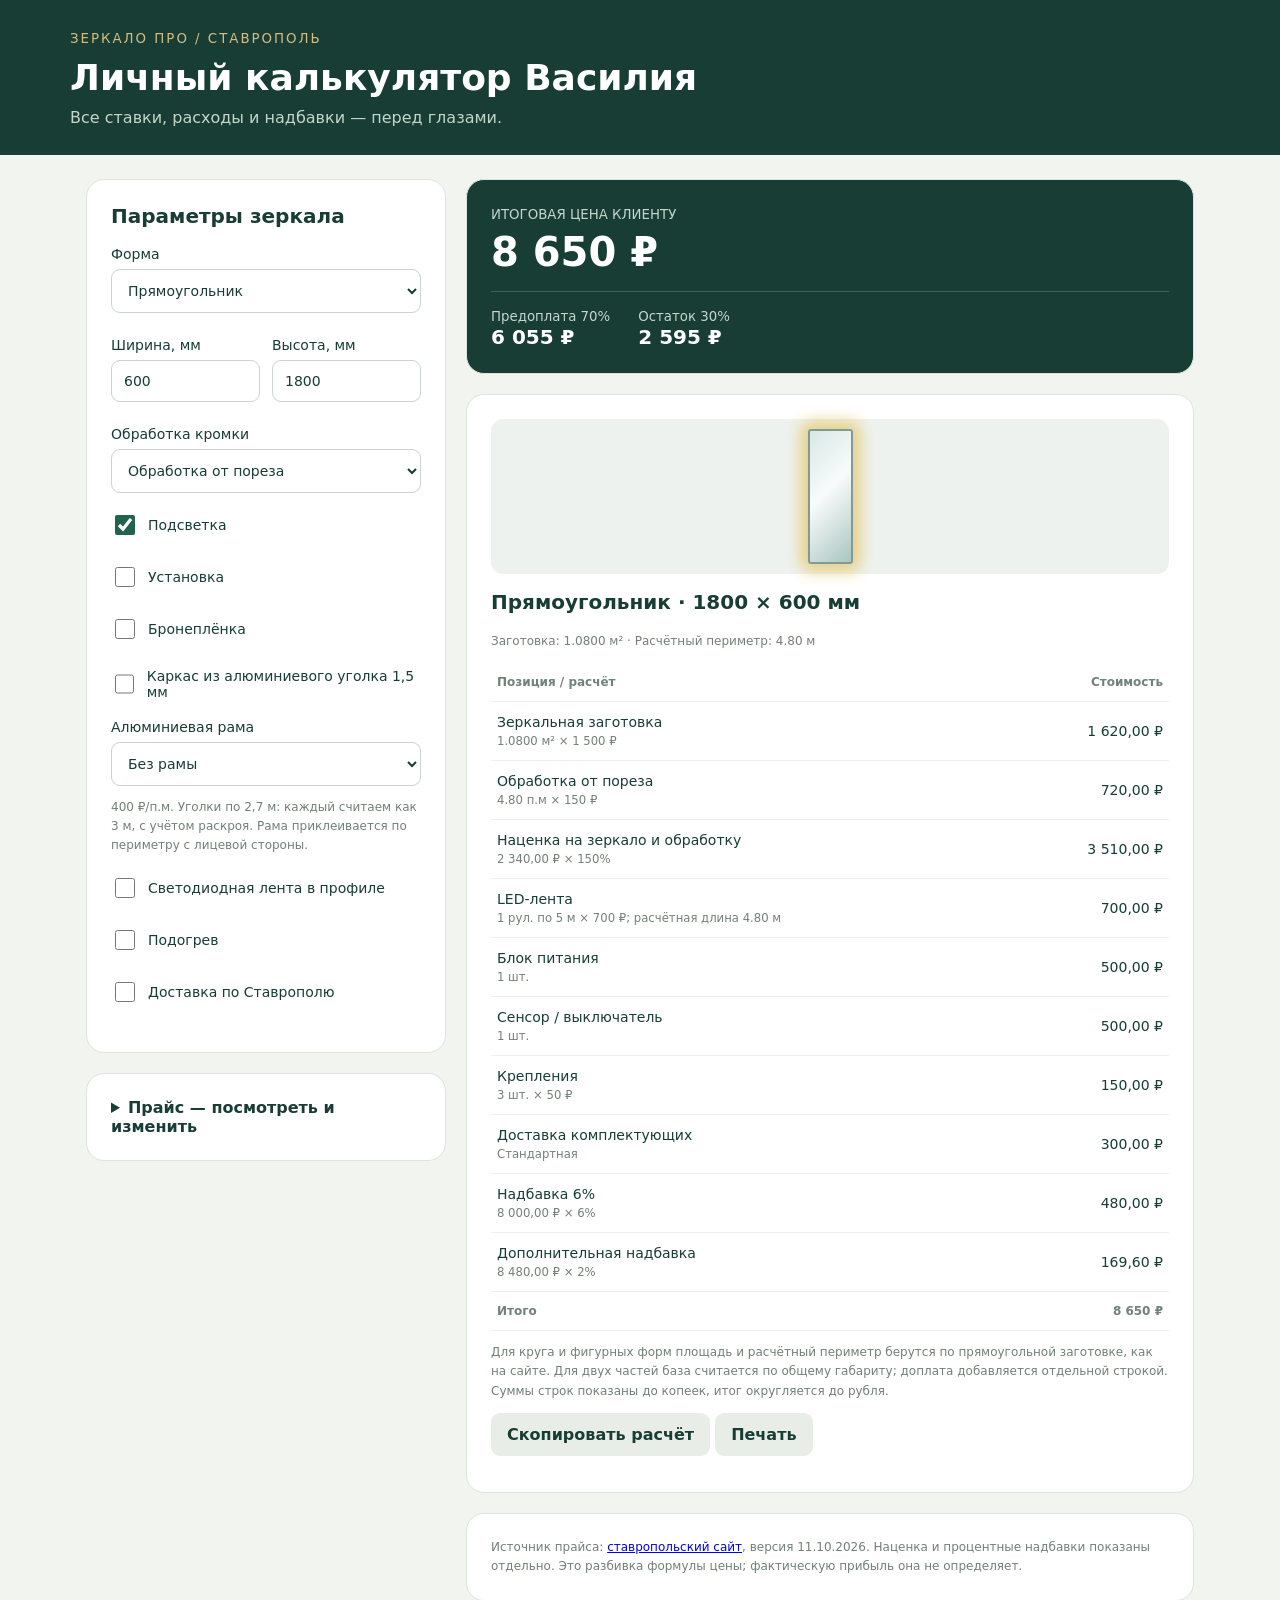
<file: my-calc/index.html>
<!doctype html><html lang="ru"><meta charset="UTF-8"><meta name="robots" content="noindex,nofollow"><meta name="viewport" content="width=device-width,initial-scale=1"><title>Личный калькулятор · Зеркало Про</title><style>
:root{font-family:system-ui,sans-serif;color:#173d34;background:#f1f4ef;accent-color:#23624d}*{box-sizing:border-box}body{margin:0}header{background:#173d34;color:#fff;padding:28px max(20px,calc((100vw - 1140px)/2))}header small{color:#d5bd82;letter-spacing:2px}h1{font-size:clamp(24px,4vw,36px);margin:10px 0}header p{margin:0;color:#c4d6cc}main{max-width:1140px;margin:24px auto;padding:0 16px;display:grid;grid-template-columns:360px 1fr;gap:20px}.card{background:white;border:1px solid #dce4db;border-radius:18px;padding:24px;margin-bottom:20px}h2{font-size:20px;margin:0 0 18px}label{display:block;font-size:14px;margin:12px 0}select,input[type=number]{display:block;width:100%;padding:12px;border:1px solid #c9d5cd;border-radius:9px;font:inherit;color:inherit;margin-top:7px;background:#fff}.sizes{display:grid;grid-template-columns:1fr 1fr;gap:12px}.check{display:flex;align-items:center;gap:10px;padding:7px 0}.check input{width:20px;height:20px}.total{background:#173d34;color:white}.total small{color:#c5d6cc}.sum{font-size:40px;font-weight:700;margin:6px 0 16px}.payments{display:flex;gap:28px;border-top:1px solid #416357;padding-top:14px}.payments b{display:block;font-size:20px}table{width:100%;border-collapse:collapse;font-size:14px}th{text-align:left;color:#708379;font-size:12px}th,td{padding:12px 6px;border-bottom:1px solid #edf0eb}td:last-child,th:last-child{text-align:right;white-space:nowrap;font-variant-numeric:tabular-nums}td small{display:block;color:#738176;margin-top:4px}.note{font-size:12px;color:#718176;line-height:1.6}button{border:0;border-radius:9px;background:#e8eee7;color:#173d34;padding:12px 16px;font:inherit;font-weight:600;cursor:pointer}details summary{cursor:pointer;font-weight:600}#error{color:#b13324}#preview{display:flex;align-items:center;justify-content:center;height:155px;background:#eef2ef;border-radius:12px;margin-bottom:16px}#mirror{background:linear-gradient(135deg,#d9e7e6,#f8fbfb 45%,#aac5c0);border:2px solid #809b91;position:relative;max-width:230px}.split{position:absolute;top:var(--split);width:100%;height:3px;background:#f1f4ef}#copyStatus{font-size:12px}.hidden{display:none!important}@media(max-width:780px){main{grid-template-columns:1fr}.card{padding:20px}table{font-size:13px}.sum{font-size:36px}}@media print{header{color:#173d34;background:white}main{display:block}main>section:first-child,button,details,#preview{display:none}.card{break-inside:avoid}.total{color:#173d34;background:white}.total small{color:#173d34}}
</style><header><small>ЗЕРКАЛО ПРО / СТАВРОПОЛЬ</small><h1>Личный калькулятор Василия</h1><p>Все ставки, расходы и надбавки — перед глазами.</p></header><main><section><div class="card"><h2>Параметры зеркала</h2><label>Форма<select id="shape"><option value="rect">Прямоугольник</option><option value="circle">Круг</option><option value="oval">Овал</option><option value="semicircle">Полукруг</option><option value="double">Из двух частей</option><option value="semidouble">Полукруг из двух частей</option></select></label><div class="sizes"><label><span id="wl">Ширина, мм</span><input id="w" type="number" min="400" step="1" value="600"></label><label id="hlabel"><span id="hl">Высота, мм</span><input id="h" type="number" min="400" step="1" value="1800"></label></div><label id="second" class="hidden">Высота нижней части, мм<input id="h2" type="number" min="400" step="1" value="700"></label><label>Обработка кромки<select id="edge"><option value="none">Обработка от пореза</option><option value="grind">Шлифовка</option><option value="10">Фацет 10 мм</option><option value="20">Фацет 20 мм</option><option value="25">Фацет 25 мм</option></select></label><label class="check"><input type="checkbox" id="light" checked>Подсветка</label><label class="check"><input type="checkbox" id="install">Установка</label><label class="check"><input type="checkbox" id="film">Бронеплёнка</label><label class="check"><input type="checkbox" id="aluFrame">Каркас из алюминиевого уголка 1,5 мм</label><label>Алюминиевая рама<select id="faceFrame"><option value="none">Без рамы</option><option value="white">Белая</option><option value="black">Чёрная</option><option value="gold">Золотая</option></select></label><p class="note">400 ₽/п.м. Уголки по 2,7 м: каждый считаем как 3 м, с учётом раскроя. Рама приклеивается по периметру с лицевой стороны.</p><label class="check" id="ledProfileOpt"><input type="checkbox" id="ledProfile">Светодиодная лента в профиле</label><label class="check"><input type="checkbox" id="heat">Подогрев</label><label class="check"><input type="checkbox" id="delivery">Доставка по Ставрополю</label><p id="error" role="alert"></p></div><div class="card"><details><summary>Прайс — посмотреть и изменить</summary><p class="note">Начальные ставки взяты из калькулятора zerkalo-pro.ru 11.10.2026. Изменения сохраняются в этом браузере.</p><div id="rates"></div><button id="reset">Вернуть прайс сайта</button></details></div></section><section><div class="card total" aria-live="polite"><small>ИТОГОВАЯ ЦЕНА КЛИЕНТУ</small><div id="sum" class="sum">—</div><div class="payments"><div><small id="advanceLabel">Предоплата 70%</small><b id="advance">—</b></div><div><small id="balanceLabel">Остаток 30%</small><b id="balance">—</b></div></div></div><div class="card"><div id="preview"><div id="mirror"></div></div><h2 id="dimensions">Разбивка стоимости</h2><p id="geometry" class="note"></p><table><thead><tr><th>Позиция / расчёт</th><th>Стоимость</th></tr></thead><tbody id="rows"></tbody><tfoot><tr><th>Итого</th><th id="footer">—</th></tr></tfoot></table><p class="note">Для круга и фигурных форм площадь и расчётный периметр берутся по прямоугольной заготовке, как на сайте. Для двух частей база считается по общему габариту; доплата добавляется отдельной строкой. Суммы строк показаны до копеек, итог округляется до рубля.</p><button id="copy">Скопировать расчёт</button> <button onclick="window.print()">Печать</button><p id="copyStatus" role="status"></p></div><div class="card"><p class="note" style="margin:0">Источник прайса: <a href="https://www.zerkalo-pro.ru/" target="_blank" rel="noopener">ставропольский сайт</a>, версия 11.10.2026. Наценка и процентные надбавки показаны отдельно. Это разбивка формулы цены; фактическую прибыль она не определяет.</p></div></section></main><script>
(function () {
  'use strict';
  var files = {black:'black-frame-full-height.jpg',white:'bathroom-white-frame.jpg',gold:'gold-frame-portrait.jpg'};
  var names = {black:'чёрной',white:'белой',gold:'золотой'};
  var box, returnTarget;
  function move(target) {
    requestAnimationFrame(function () { requestAnimationFrame(function () {
      target.scrollIntoView({behavior:window.matchMedia('(prefers-reduced-motion: reduce)').matches?'auto':'smooth',block:'start'});
    }); });
  }
  window.hideFrameExample = function () { if (box) box.hidden = true; };
  window.showFrameExample = function (color, origin) {
    if (!files[color] || document.body.classList.contains('personal-mode')) return;
    returnTarget = origin;
    if (!box) {
      box = document.createElement('section');
      box.id = 'frame-example'; box.hidden = true; box.tabIndex = -1;
      box.style.cssText = 'max-width:760px;margin:24px auto;padding:20px;scroll-margin-top:90px;text-align:center';
      box.innerHTML = '<h2></h2><img style="display:block;max-width:100%;width:auto;max-height:65vh;margin:16px auto;object-fit:contain" width="1086" height="1448"><p>Пример готового зеркала. Форма, размеры и подсветка зависят от выбранной комплектации.</p><button type="button" style="padding:14px 22px;border-radius:8px;background:#173d34;color:white;border:0;cursor:pointer">Вернуться к калькулятору</button>';
      box.querySelector('button').onclick = function () {
        box.hidden = true;
        if (returnTarget) { move(returnTarget.closest('.field') || returnTarget.parentElement); returnTarget.focus({preventScroll:true}); }
      };
      var gallery = document.querySelector('.project-grid') || document.querySelector('.projects-grid');
      var calculator = document.getElementById('calculator') || document.querySelector('main');
      // Place the matching real photograph by the existing gallery, or above a standalone calculator.
      var anchor = gallery ? gallery.closest('section') : calculator;
      anchor.parentNode.insertBefore(box, anchor);
    }
    var photo = box.querySelector('img');
    var galleryPhoto = document.querySelector('.project[data-category~="'+color+'-frame"] img');
    photo.src = galleryPhoto ? galleryPhoto.src : (document.getElementById('faceFrame') ? '../assets/projects/' : 'assets/projects/') + files[color];
    photo.alt = 'Готовое зеркало в '+names[color]+' раме';
    photo.onload = function () { if (!box.hidden) move(box); };
    box.querySelector('h2').textContent = 'Зеркало в '+names[color]+' раме';
    box.hidden = false; move(box);
  };
})();


const defaults={mirror:1500,edge:150,grind:200,facet10:200,facet20:250,facet25:300,shapeExtra:95,plainMarkup:80,lightMarkup:150,ledRoll:700,ledLen:5,block:500,switch:500,mount:50,mountStep:2,factoryDelivery:300,facetDelivery:1000,installMin:2000,installSmall:1300,installLarge:1500,installLED:500,installLEDMin:2500,big:1200,huge:3000,film:200,heat:2500,tax:6,extra:2,installDelivery:400,cityDelivery:700,aluFrameRate:160,aluFrameMin:6,frameTrip:400,faceFrameBarCost:500,faceFrameWorkMin:1500,ledProfileRate:250};
const labels={mirror:'Зеркало, ₽/м²',edge:'Обработка от пореза, ₽/п.м',grind:'Шлифовка, ₽/п.м',facet10:'Фацет 10 мм, ₽/п.м',facet20:'Фацет 20 мм, ₽/п.м',facet25:'Фацет 25 мм, ₽/п.м',shapeExtra:'Фигурная форма, ₽/п.м',plainMarkup:'Наценка без подсветки, %',lightMarkup:'Наценка с подсветкой, %',ledRoll:'Рулон LED, ₽',ledLen:'Длина рулона LED, м',block:'Блок питания, ₽',switch:'Сенсор / выключатель, ₽',mount:'Крепление, ₽/шт',mountStep:'Шаг креплений, м',factoryDelivery:'Доставка комплектующих, ₽',facetDelivery:'Доставка при фацете, ₽',installMin:'Минимум установки, ₽',installSmall:'Установка до 2 м², ₽/м²',installLarge:'Установка свыше 2 м², ₽/м²',installLED:'Доплата за установку LED, ₽',installLEDMin:'Минимум установки LED, ₽',big:'Большая сторона >2000 и ≤2500 мм, ₽',huge:'Большая сторона >2500 мм, ₽',film:'Бронеплёнка, ₽/м²',heat:'Подогрев, ₽',tax:'Надбавка 6%, %',extra:'Дополнительная надбавка, %',installDelivery:'Доставка с установкой, ₽',cityDelivery:'Доставка отдельно, ₽',aluFrameRate:'Каркас из уголка 1,5 мм, ₽/п.м',aluFrameMin:'Минимальная покупка уголка для каркаса, м',frameTrip:'Поездка за уголками на каждую опцию, ₽',faceFrameBarCost:'Планка лицевой рамы 2,7 м, закупка ₽',faceFrameWorkMin:'Минимальная работа по лицевой раме, ₽',ledProfileRate:'Светодиодная лента в профиле, ₽/п.м'};
let rates={...defaults};try{const saved=JSON.parse(localStorage.getItem('stavropol-rates-v1')||'null');if(saved&&!localStorage.getItem('stavropol-profile-tariff-v3')){saved.ledProfileRate=250;localStorage.setItem('stavropol-rates-v1',JSON.stringify(saved));localStorage.setItem('stavropol-profile-tariff-v3','1');}if(saved&&!localStorage.getItem('stavropol-frame-pricing-v2')){saved.aluFrameRate=160;delete saved.faceFrameRate;localStorage.setItem('stavropol-rates-v1',JSON.stringify(saved));localStorage.setItem('stavropol-frame-pricing-v2','1');}if(saved)for(const k in defaults)if(Number.isFinite(saved[k])&&saved[k]>=0&&(!['ledLen','mountStep'].includes(k)||saved[k]>0))rates[k]=saved[k]}catch(e){}
const $=id=>document.getElementById(id),rub=(n,d=0)=>n.toLocaleString('ru-RU',{minimumFractionDigits:d,maximumFractionDigits:d})+' ₽',num=id=>Number($(id).value);let summary='';
function renderRates(){$('rates').innerHTML=Object.keys(defaults).map(k=>`<label>${labels[k]}<input type="number" data-rate="${k}" min="${['ledLen','mountStep'].includes(k)?0.01:0}" step="0.01" value="${rates[k]}"></label>`).join('')}
function faceFramePerimeter(shape, w, h, h2) {
  var totalH = h + (shape.indexOf('double') !== -1 ? h2 : 0);
  if (shape === 'circle') return Math.PI * w / 1000;
  if (shape === 'oval') {
    var a = w / 2, b = h / 2, q = Math.pow(a - b, 2) / Math.pow(a + b, 2);
    return Math.PI * (a + b) * (1 + 3 * q / (10 + Math.sqrt(4 - 3 * q))) / 1000;
  }
  if (shape === 'semicircle' || shape === 'semidouble') {
    var r = totalH / 2;
    var perimeter = Math.PI * r + totalH;
    if (shape === 'semidouble') perimeter += 2 * (r + Math.sqrt(Math.max(0, r * r - Math.pow(h - r, 2))));
    return perimeter / 1000;
  }
  return 2 * (w + totalH + (shape === 'double' ? w : 0)) / 1000;
}
function faceFrameStock(shape, w, h, h2) {
  var barLength = 2700, billedLength = 3, bars;
  if (shape === 'rect' || shape === 'double') {
    var sides = shape === 'double' ? [w,w,h,h,w,w,h2,h2] : [w,w,h,h];
    var pieces = [];
    sides.forEach(function (side) {
      while (side > barLength) { pieces.push(barLength); side -= barLength; }
      if (side > 0) pieces.push(side);
    });
    pieces.sort(function (a,b) { return b-a; });
    var best = pieces.length, bins = [];
    function pack(i) {
      if (i === pieces.length) { best = Math.min(best,bins.length); return; }
      if (bins.length >= best) return;
      var seen = {};
      for (var j=0;j<bins.length;j++) {
        if (seen[bins[j]] || bins[j]+pieces[i]>barLength) continue;
        seen[bins[j]]=true; bins[j]+=pieces[i]; pack(i+1); bins[j]-=pieces[i];
      }
      bins.push(pieces[i]); pack(i+1); bins.pop();
    }
    pack(0); bars=best;
  } else {
    bars = Math.ceil((faceFramePerimeter(shape,w,h,h2)*1000-0.000001)/barLength);
  }
  return { bars:bars, metres:bars*billedLength };
}

function calculate(s,p=rates){const totalH=s.shape==='circle'?s.w:s.h+(s.shape.includes('double')?s.h2:0),area=s.w*totalH/1000000,per=2*(s.w+totalH)/1000,shaped=['circle','oval','semicircle','semidouble'].includes(s.shape),edgeRate=s.edge==='none'?p.edge:s.edge==='grind'?p.grind:p['facet'+s.edge],facet=!['none','grind'].includes(s.edge);let rows=[],total=0;const add=(name,formula,value)=>{rows.push({name,formula,value});total+=value};add('Зеркальная заготовка',`${area.toFixed(4)} м² × ${rub(p.mirror)}`,area*p.mirror);add(s.edge==='none'?'Обработка от пореза':s.edge==='grind'?'Шлифовка':'Фацет '+s.edge+' мм',`${per.toFixed(2)} п.м × ${rub(edgeRate)}`,per*edgeRate);if(shaped)add('Доплата за фигурную форму',`${per.toFixed(2)} п.м × ${rub(p.shapeExtra)}`,per*p.shapeExtra);const base=total;add('Наценка на зеркало и обработку',`${rub(base,2)} × ${s.light?p.lightMarkup:p.plainMarkup}%`,base*(s.light?p.lightMarkup:p.plainMarkup)/100);if(s.light){add('LED-лента',`${Math.ceil(per/p.ledLen)} рул. по ${p.ledLen} м × ${rub(p.ledRoll)}; расчётная длина ${per.toFixed(2)} м`,Math.ceil(per/p.ledLen)*p.ledRoll);add('Блок питания','1 шт.',p.block);add('Сенсор / выключатель','1 шт.',p.switch);add('Крепления',`${Math.ceil(per/p.mountStep)} шт. × ${rub(p.mount)}`,Math.ceil(per/p.mountStep)*p.mount);add('Доставка комплектующих',facet?'При фацете':'Стандартная',facet?p.facetDelivery:p.factoryDelivery)}else if(facet)add('Доставка при фацете','Фиксированная',p.facetDelivery);if(s.install){let install=area<=2?Math.max(p.installMin,area*p.installSmall):area*p.installLarge;if(s.light)install=Math.max(p.installLEDMin,install+p.installLED);add('Установка',`${area.toFixed(4)} м²; ${s.light?'с подсветкой':'без подсветки'}; с учётом минимальной ставки`,install)}const max=Math.max(s.w,totalH);if(max>2000)add('Доплата за размер',`Большая сторона ${max} мм`,max<=2500?p.big:p.huge);if(s.film)add('Бронеплёнка',`${area.toFixed(4)} м² × ${rub(p.film)}`,area*p.film);if(s.heat)add('Подогрев','Фиксированная',p.heat);const extraPer=s.shape==='double'?2*(2*s.w+s.h+s.h2)/1000:per;if(s.ledProfile&&s.light)add('Светодиодная лента в профиле',`${extraPer.toFixed(2)} п.м × ${rub(p.ledProfileRate)}`,extraPer*p.ledProfileRate);add('Надбавка 6%',`${rub(total,2)} × ${p.tax}%`,total*p.tax/100);if(s.shape==='double')add('Доплата за две части',`${rub(total,2)} × ${(2000/16469.75*100).toFixed(6)}% (коэффициент сайта)`,total*2000/16469.75);if(s.shape==='semidouble')add('Полукруг из двух частей',`${rub(total,2)} × 20%`,total*.2);add('Дополнительная надбавка',`${rub(total,2)} × ${p.extra}%`,total*p.extra/100);if(s.install)add('Доставка с установкой','Автоматически включена, после надбавок',p.installDelivery);else if(s.delivery)add('Доставка по Ставрополю','Фиксированная, после надбавок',p.cityDelivery);if(s.faceFrame!=='none'){const stock=faceFrameStock(s.shape,s.w,s.h,s.h2),purchase=stock.bars*p.faceFrameBarCost,work=Math.max(p.faceFrameWorkMin,purchase);add('Алюминиевая рама — '+({white:'белая',black:'чёрная',gold:'золотая'}[s.faceFrame]),`${stock.bars} планки по 2,7 м: закупка ${rub(purchase)} + работа ${rub(work)} + поездка ${rub(p.frameTrip)}`,purchase+work+p.frameTrip)}if(s.aluFrame){const billed=Math.max(p.aluFrameMin,extraPer);add('Каркас из алюминиевого уголка 1,5 мм',`${billed.toFixed(2)} м (минимум ${p.aluFrameMin} м) × ${rub(p.aluFrameRate)} + поездка ${rub(p.frameTrip)}`,billed*p.aluFrameRate+p.frameTrip)}return{rows,total,area,per,totalH}}
let deliveryBeforeInstall=false,deliveryWithInstall=false;
function update(){const installed=$('install').checked;if(installed&&!deliveryWithInstall)deliveryBeforeInstall=$('delivery').checked;if(!installed&&deliveryWithInstall)$('delivery').checked=deliveryBeforeInstall;deliveryWithInstall=installed;if(installed)$('delivery').checked=true;$('delivery').disabled=installed;const shape=$('shape').value;const two=shape.includes('double');$('second').classList.toggle('hidden',!two);$('hlabel').classList.toggle('hidden',shape==='circle');$('w').disabled=shape==='semicircle'||shape==='semidouble';$('wl').textContent=shape==='circle'?'Диаметр, мм':shape==='semicircle'||shape==='semidouble'?'Ширина = ½ общей высоты, мм':'Ширина, мм';$('hl').textContent=two?'Высота верхней части, мм':shape==='semicircle'?'Высота (диаметр), мм':'Высота, мм';if(shape==='circle')$('h').value=$('w').value;if(shape==='semicircle')$('w').value=num('h')/2;if(shape==='semidouble')$('w').value=(num('h')+num('h2'))/2;const lightOn=$('light').checked;$('ledProfileOpt').classList.toggle('hidden',!lightOn);$('ledProfile').disabled=!lightOn;if(!lightOn)$('ledProfile').checked=false;const s={shape,w:num('w'),h:num('h'),h2:num('h2'),faceFrame:$('faceFrame').value,edge:$('edge').value};for(const k of ['light','install','film','heat','delivery','aluFrame','ledProfile'])s[k]=$(k).checked;const valid=s.w>=400&&s.h>=400&&(!two||s.h2>=400)&&Object.values(rates).every(Number.isFinite)&&rates.ledLen>0&&rates.mountStep>0;if(!valid){$('error').textContent='Минимальный размер — 400 мм, для каждой части отдельно. Проверь размеры и ставки.';$('sum').textContent='—';$('rows').innerHTML='';$('advance').textContent=$('balance').textContent=$('footer').textContent='—';summary='';return}$('error').textContent='';const r=calculate(s),final=Math.round(r.total),advance=Math.round(final*(s.light?.7:1));$('sum').textContent=$('footer').textContent=rub(final);$('advanceLabel').textContent=s.light?'Предоплата 70%':'Предоплата 100%';$('balanceLabel').textContent=s.light?'Остаток 30%':'Остаток 0%';$('advance').textContent=rub(advance);$('balance').textContent=rub(final-advance);$('dimensions').textContent=$('shape').selectedOptions[0].text+' · '+(shape==='circle'?'Ø '+s.w:(two?s.h+' + '+s.h2:s.h)+' × '+s.w)+' мм';$('geometry').textContent=`Заготовка: ${r.area.toFixed(4)} м² · Расчётный периметр: ${r.per.toFixed(2)} м`; $('rows').innerHTML=r.rows.map(x=>`<tr><td>${x.name}<small>${x.formula}</small></td><td>${rub(x.value,2)}</td></tr>`).join('');const m=$('mirror'),scale=Math.min(135/r.totalH,220/s.w);m.style.width=s.w*scale+'px';m.style.height=r.totalH*scale+'px';m.style.borderRadius=['circle','oval'].includes(shape)?'50%':shape.includes('semi')?'50% 0 0 50%':'3px';m.style.border=s.faceFrame==='none'?'2px solid #809b91':'5px solid '+({white:'#f7f7f4',black:'#171717',gold:'#c5a34d'}[s.faceFrame]);m.style.boxShadow=s.light?'0 0 16px 7px #e6ce82':'none';m.style.setProperty('--split',s.h/r.totalH*100+'%');m.innerHTML=two?'<span class="split"></span>':'';summary=$('dimensions').textContent+'\n'+r.rows.map(x=>x.name+': '+x.formula+' = '+rub(x.value,2)).join('\n')+'\nИтого: '+rub(final)+'\nПредоплата '+(s.light?'70%':'100%')+': '+rub(advance)+'\nОстаток: '+rub(final-advance)}
document.addEventListener('input',e=>{if(e.target.dataset.rate){const k=e.target.dataset.rate,v=Number(e.target.value);if(e.target.value===''||v<0||(['ledLen','mountStep'].includes(k)&&v<=0))return;rates[k]=v;try{localStorage.setItem('stavropol-rates-v1',JSON.stringify(rates))}catch(e){}}update()});document.addEventListener('change',e=>{if(e.target.id==='faceFrame'){update();if(e.target.value==='none')window.hideFrameExample();else window.showFrameExample(e.target.value,e.target);return;}if(!(e.target.id==='edge'&&['10','20','25'].includes(e.target.value)))return;update();requestAnimationFrame(()=>requestAnimationFrame(()=>$('preview').scrollIntoView({behavior:window.matchMedia('(prefers-reduced-motion: reduce)').matches?'auto':'smooth',block:'start'})))});$('reset').onclick=()=>{rates={...defaults};try{localStorage.removeItem('stavropol-rates-v1')}catch(e){}renderRates();update()};$('copy').onclick=async()=>{if(!summary)return;try{await navigator.clipboard.writeText(summary);$('copyStatus').textContent='Расчёт скопирован'}catch(e){$('copyStatus').textContent='Копирование недоступно в этом браузере. Используй печать.'}};renderRates();update();
</script></html>
</file>
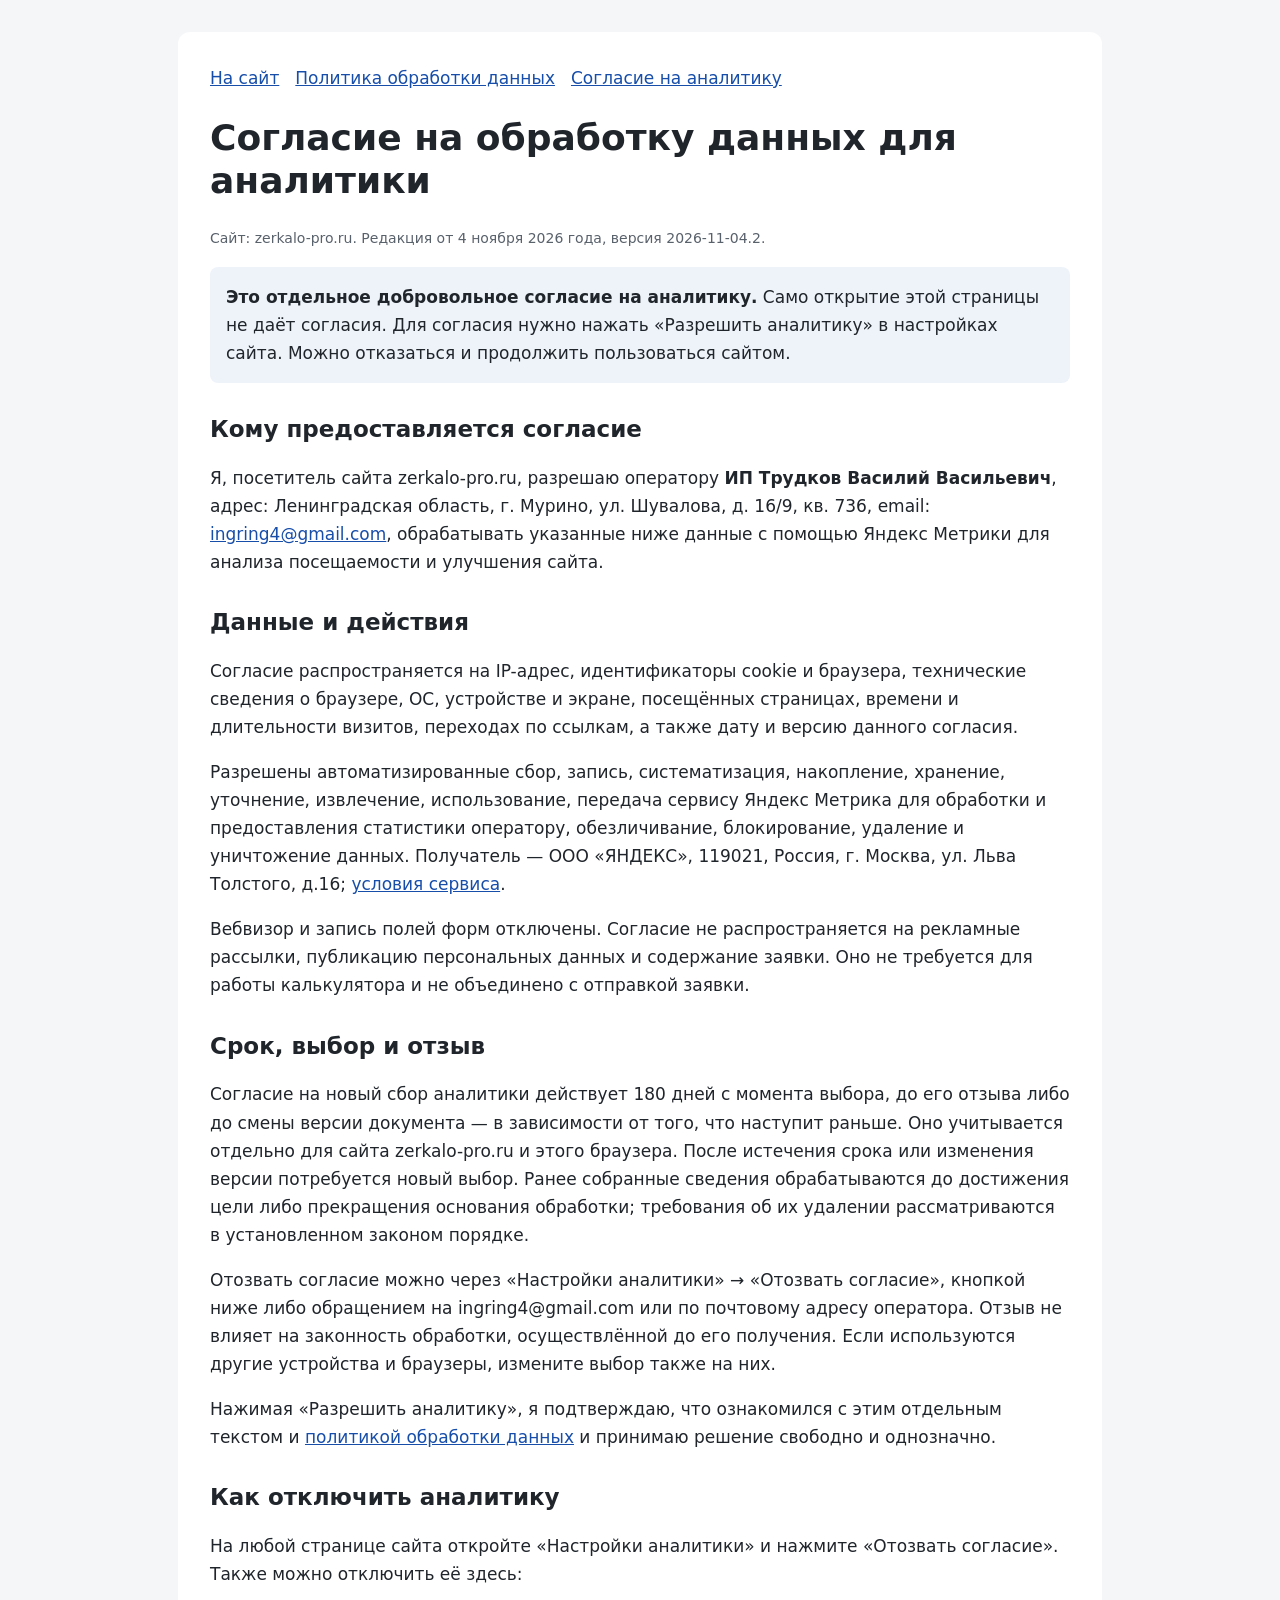
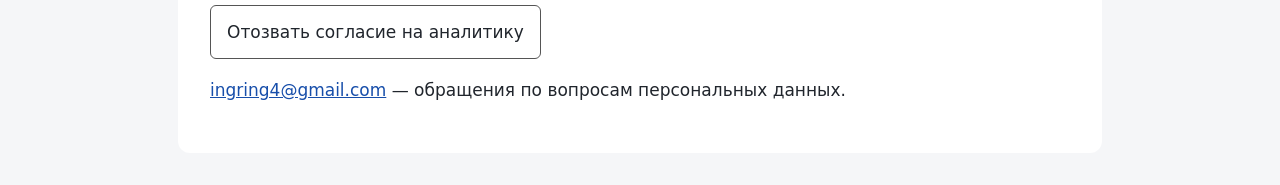
<file: analytics-consent.html>
<!doctype html>
<html lang="ru"><head><meta charset="utf-8"><meta name="viewport" content="width=device-width,initial-scale=1">
<title>Согласие на обработку данных для аналитики — Зеркало Pro</title><meta name="robots" content="noindex,follow"><style>body{margin:0;background:#f5f6f8;color:#20252c;font:17px/1.65 system-ui,sans-serif}main{max-width:860px;margin:32px auto;background:white;padding:32px;border-radius:12px}h1{font-size:clamp(25px,5vw,36px);line-height:1.2}h2{font-size:23px;line-height:1.3;margin-top:32px}a{color:#174eaa}table{border-collapse:collapse;width:100%;font-size:15px}td,th{border:1px solid #ccd1da;padding:10px;vertical-align:top;text-align:left}button{padding:12px 16px;font:inherit;background:white;color:#20252c;border:1px solid #555;border-radius:6px;cursor:pointer}.note{background:#eef3fa;padding:16px;border-radius:8px}.muted{color:#59616b;font-size:14px}nav{display:flex;gap:16px;flex-wrap:wrap} @media(max-width:600px){main{margin:0;padding:20px;border-radius:0}table{font-size:14px}td,th{padding:6px}}</style></head>
<body><main><nav><a href="/">На сайт</a><a href="/privacy.html">Политика обработки данных</a><a href="/analytics-consent.html">Согласие на аналитику</a></nav>
<h1>Согласие на обработку данных для аналитики</h1><p class="muted">Сайт: zerkalo-pro.ru. Редакция от 4 ноября 2026 года, версия 2026-11-04.2.</p>

<p class="note"><strong>Это отдельное добровольное согласие на аналитику.</strong> Само открытие этой страницы не даёт согласия. Для согласия нужно нажать «Разрешить аналитику» в настройках сайта. Можно отказаться и продолжить пользоваться сайтом.</p>
<h2>Кому предоставляется согласие</h2>
<p>Я, посетитель сайта zerkalo-pro.ru, разрешаю оператору <strong>ИП Трудков Василий Васильевич</strong>, адрес: Ленинградская область, г. Мурино, ул. Шувалова, д. 16/9, кв. 736, email: <a href="mailto:ingring4@gmail.com">ingring4@gmail.com</a>, обрабатывать указанные ниже данные с помощью Яндекс Метрики для анализа посещаемости и улучшения сайта.</p>
<h2>Данные и действия</h2>
<p>Согласие распространяется на IP-адрес, идентификаторы cookie и браузера, технические сведения о браузере, ОС, устройстве и экране, посещённых страницах, времени и длительности визитов, переходах по ссылкам, а также дату и версию данного согласия.</p>
<p>Разрешены автоматизированные сбор, запись, систематизация, накопление, хранение, уточнение, извлечение, использование, передача сервису Яндекс Метрика для обработки и предоставления статистики оператору, обезличивание, блокирование, удаление и уничтожение данных. Получатель — ООО «ЯНДЕКС», 119021, Россия, г. Москва, ул. Льва Толстого, д.16; <a href="https://yandex.ru/legal/metrica_termsofuse/ru/">условия сервиса</a>.</p>
<p>Вебвизор и запись полей форм отключены. Согласие не распространяется на рекламные рассылки, публикацию персональных данных и содержание заявки. Оно не требуется для работы калькулятора и не объединено с отправкой заявки.</p>
<h2>Срок, выбор и отзыв</h2>
<p>Согласие на новый сбор аналитики действует 180 дней с момента выбора, до его отзыва либо до смены версии документа — в зависимости от того, что наступит раньше. Оно учитывается отдельно для сайта zerkalo-pro.ru и этого браузера. После истечения срока или изменения версии потребуется новый выбор. Ранее собранные сведения обрабатываются до достижения цели либо прекращения основания обработки; требования об их удалении рассматриваются в установленном законом порядке.</p>
<p>Отозвать согласие можно через «Настройки аналитики» → «Отозвать согласие», кнопкой ниже либо обращением на ingring4@gmail.com или по почтовому адресу оператора. Отзыв не влияет на законность обработки, осуществлённой до его получения. Если используются другие устройства и браузеры, измените выбор также на них.</p>
<p>Нажимая «Разрешить аналитику», я подтверждаю, что ознакомился с этим отдельным текстом и <a href="/privacy.html">политикой обработки данных</a> и принимаю решение свободно и однозначно.</p>
<h2>Как отключить аналитику</h2>
<p>На любой странице сайта откройте «Настройки аналитики» и нажмите «Отозвать согласие». Также можно отключить её здесь:</p>
<button type="button" id="revoke-analytics">Отозвать согласие на аналитику</button><p id="revoke-result" role="status"></p>
<p><a href="mailto:ingring4@gmail.com">ingring4@gmail.com</a> — обращения по вопросам персональных данных.</p>
</main><script>
document.getElementById('revoke-analytics').addEventListener('click',function(){
  try{localStorage.setItem('zerkalo-analytics-consent',JSON.stringify({choice:'rejected',version:'2026-11-04.2',at:Date.now()}));
    document.getElementById('revoke-result').textContent='Согласие отозвано для этого браузера и этого сайта. При следующем открытии сайта аналитика не запустится. Другие открытые вкладки этого сайта обновят состояние автоматически.';
  }catch(e){document.getElementById('revoke-result').textContent='Браузер не разрешил сохранить выбор. Напишите на ingring4@gmail.com для отзыва согласия.';}
});
</script></body></html>
</file>
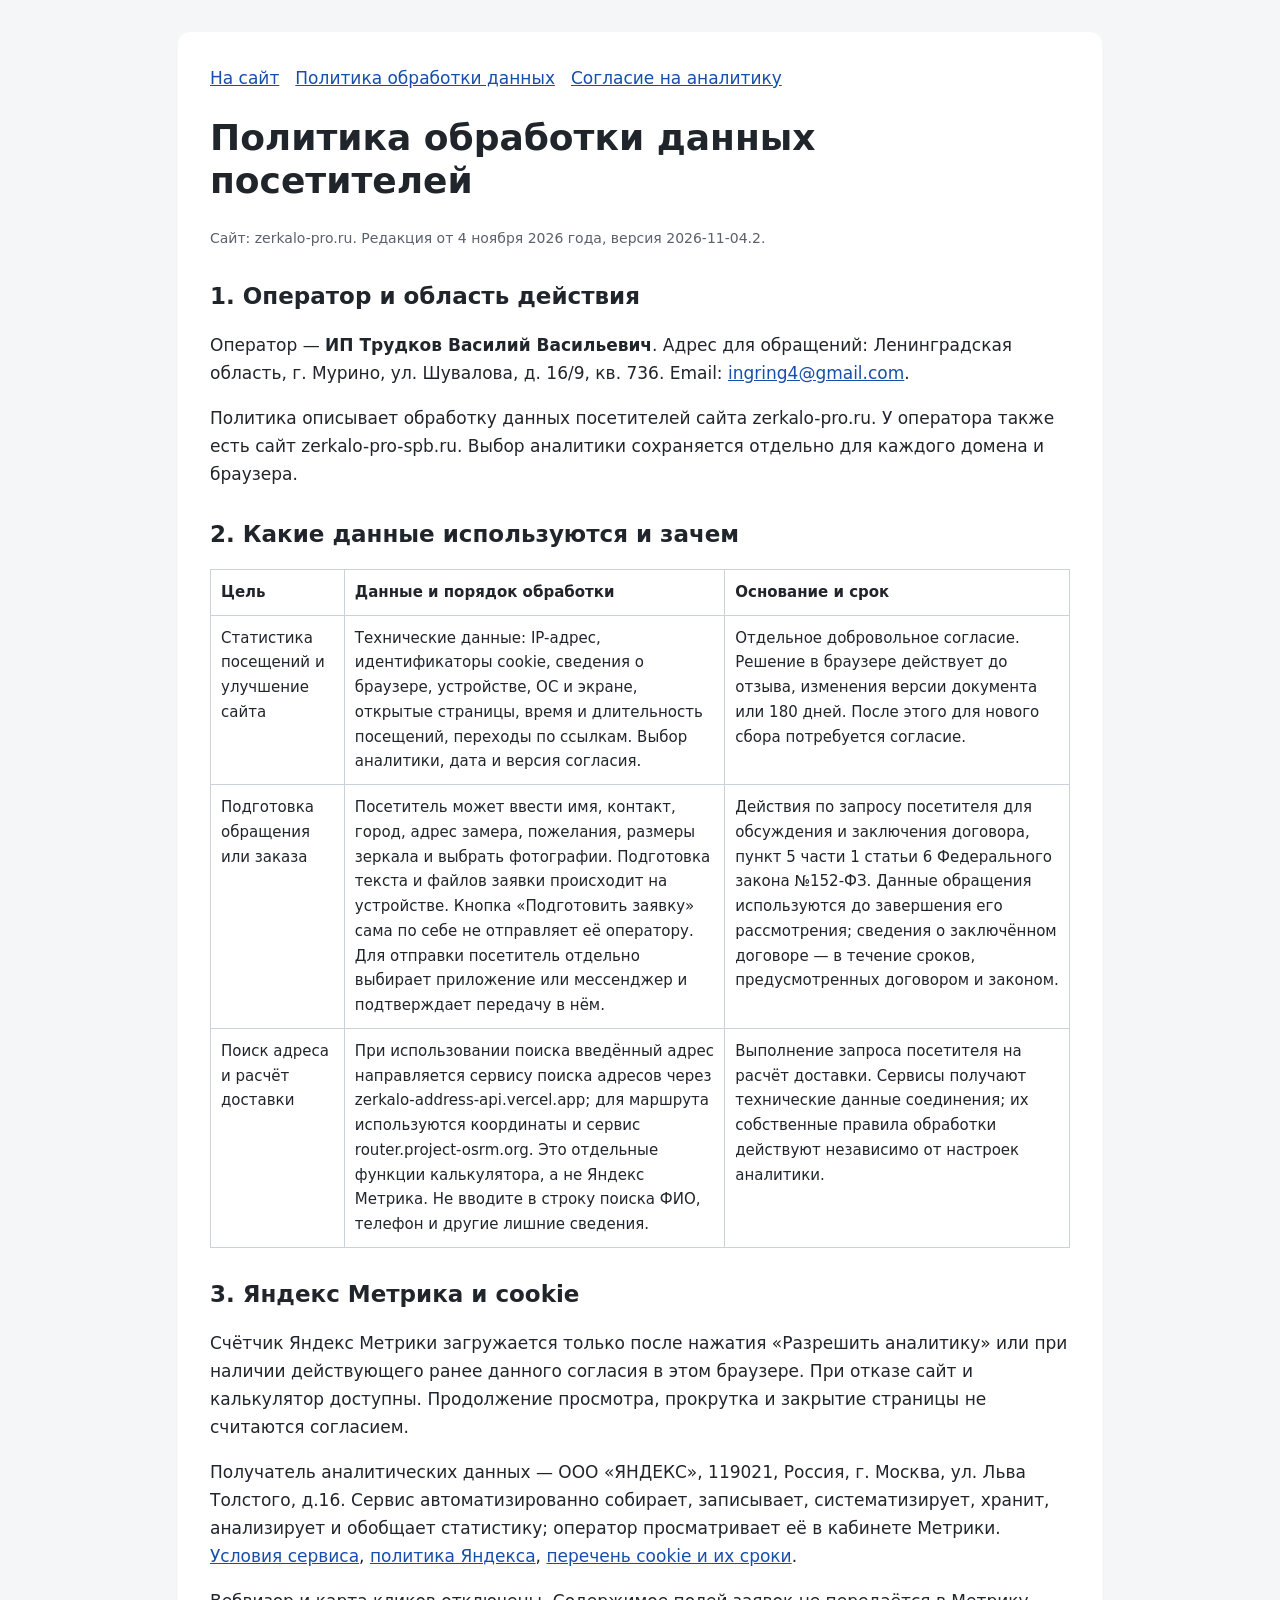
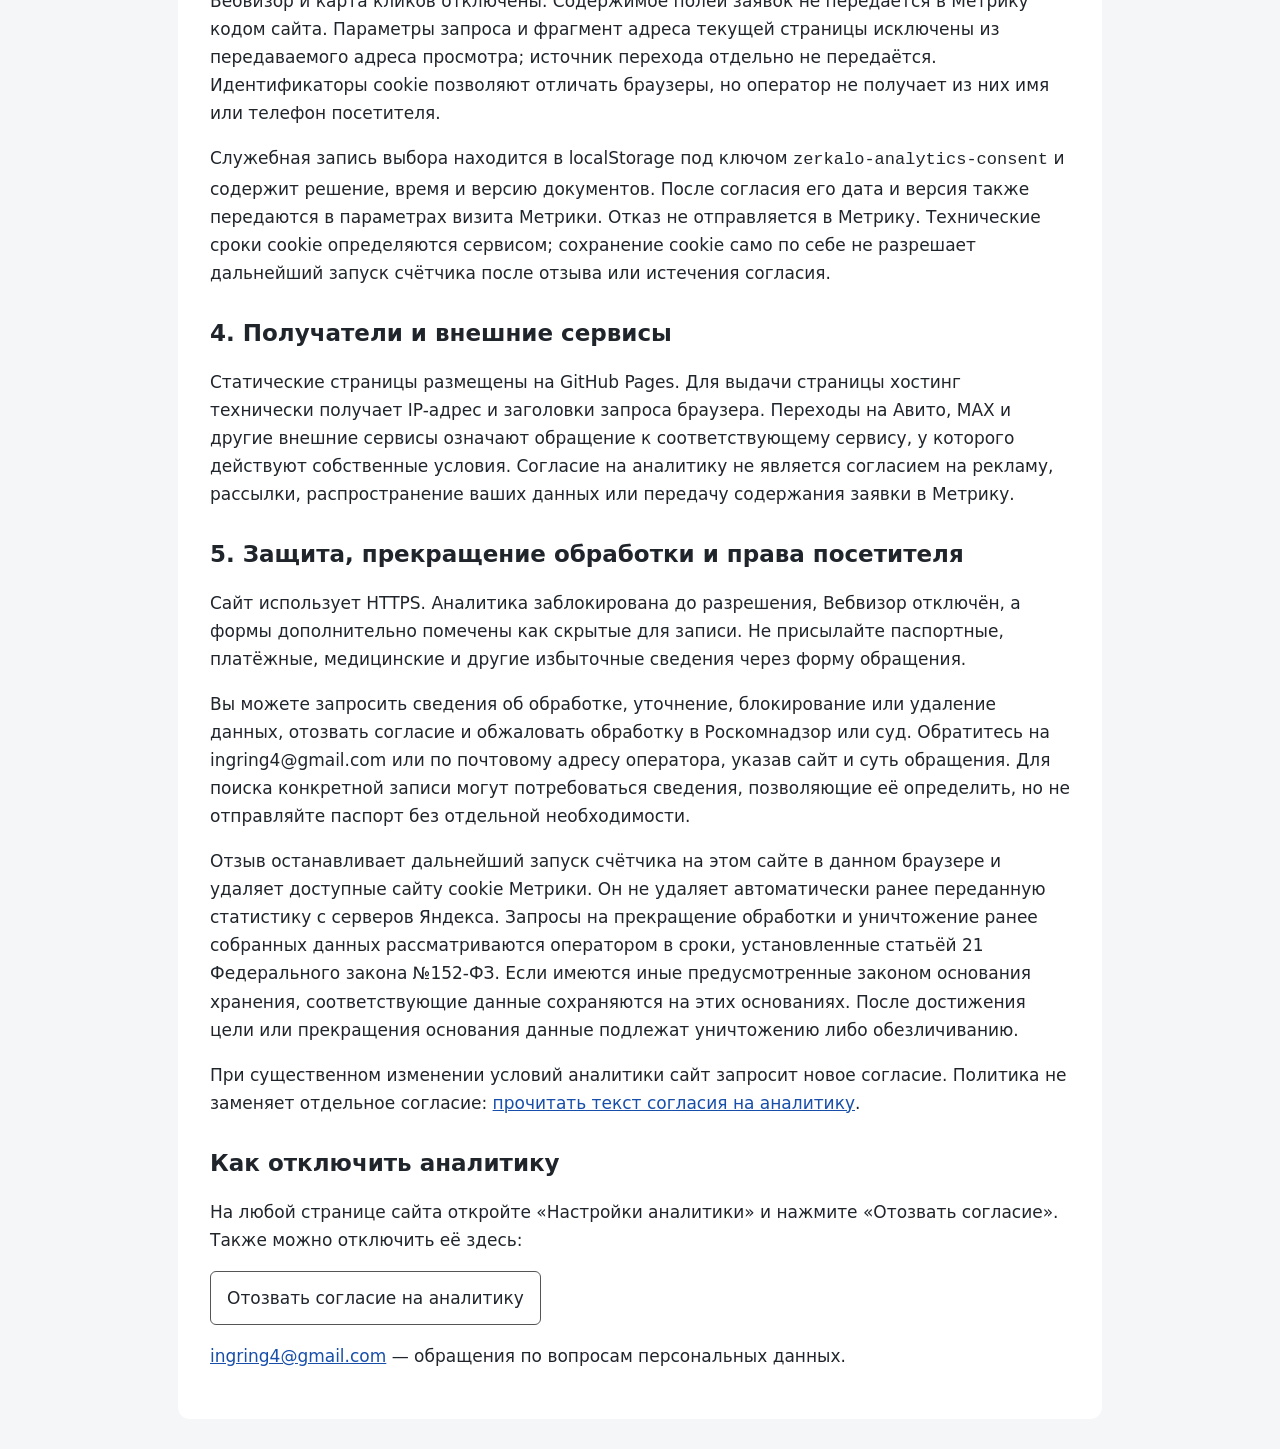
<file: privacy.html>
<!doctype html>
<html lang="ru"><head><meta charset="utf-8"><meta name="viewport" content="width=device-width,initial-scale=1">
<title>Политика обработки данных посетителей — Зеркало Pro</title><meta name="robots" content="noindex,follow"><style>body{margin:0;background:#f5f6f8;color:#20252c;font:17px/1.65 system-ui,sans-serif}main{max-width:860px;margin:32px auto;background:white;padding:32px;border-radius:12px}h1{font-size:clamp(25px,5vw,36px);line-height:1.2}h2{font-size:23px;line-height:1.3;margin-top:32px}a{color:#174eaa}table{border-collapse:collapse;width:100%;font-size:15px}td,th{border:1px solid #ccd1da;padding:10px;vertical-align:top;text-align:left}button{padding:12px 16px;font:inherit;background:white;color:#20252c;border:1px solid #555;border-radius:6px;cursor:pointer}.note{background:#eef3fa;padding:16px;border-radius:8px}.muted{color:#59616b;font-size:14px}nav{display:flex;gap:16px;flex-wrap:wrap} @media(max-width:600px){main{margin:0;padding:20px;border-radius:0}table{font-size:14px}td,th{padding:6px}}</style></head>
<body><main><nav><a href="/">На сайт</a><a href="/privacy.html">Политика обработки данных</a><a href="/analytics-consent.html">Согласие на аналитику</a></nav>
<h1>Политика обработки данных посетителей</h1><p class="muted">Сайт: zerkalo-pro.ru. Редакция от 4 ноября 2026 года, версия 2026-11-04.2.</p>

<h2>1. Оператор и область действия</h2>
<p>Оператор — <strong>ИП Трудков Василий Васильевич</strong>. Адрес для обращений: Ленинградская область, г. Мурино, ул. Шувалова, д. 16/9, кв. 736. Email: <a href="mailto:ingring4@gmail.com">ingring4@gmail.com</a>.</p>
<p>Политика описывает обработку данных посетителей сайта zerkalo-pro.ru. У оператора также есть сайт zerkalo-pro-spb.ru. Выбор аналитики сохраняется отдельно для каждого домена и браузера.</p>
<h2>2. Какие данные используются и зачем</h2>
<table><thead><tr><th>Цель</th><th>Данные и порядок обработки</th><th>Основание и срок</th></tr></thead><tbody>
<tr><td>Статистика посещений и улучшение сайта</td><td>Технические данные: IP-адрес, идентификаторы cookie, сведения о браузере, устройстве, ОС и экране, открытые страницы, время и длительность посещений, переходы по ссылкам. Выбор аналитики, дата и версия согласия.</td><td>Отдельное добровольное согласие. Решение в браузере действует до отзыва, изменения версии документа или 180 дней. После этого для нового сбора потребуется согласие.</td></tr>
<tr><td>Подготовка обращения или заказа</td><td>Посетитель может ввести имя, контакт, город, адрес замера, пожелания, размеры зеркала и выбрать фотографии. Подготовка текста и файлов заявки происходит на устройстве. Кнопка «Подготовить заявку» сама по себе не отправляет её оператору. Для отправки посетитель отдельно выбирает приложение или мессенджер и подтверждает передачу в нём.</td><td>Действия по запросу посетителя для обсуждения и заключения договора, пункт 5 части 1 статьи 6 Федерального закона №152-ФЗ. Данные обращения используются до завершения его рассмотрения; сведения о заключённом договоре — в течение сроков, предусмотренных договором и законом.</td></tr>
<tr><td>Поиск адреса и расчёт доставки</td><td>При использовании поиска введённый адрес направляется сервису поиска адресов через zerkalo-address-api.vercel.app; для маршрута используются координаты и сервис router.project-osrm.org. Это отдельные функции калькулятора, а не Яндекс Метрика. Не вводите в строку поиска ФИО, телефон и другие лишние сведения.</td><td>Выполнение запроса посетителя на расчёт доставки. Сервисы получают технические данные соединения; их собственные правила обработки действуют независимо от настроек аналитики.</td></tr>
</tbody></table>
<h2>3. Яндекс Метрика и cookie</h2>
<p>Счётчик Яндекс Метрики загружается только после нажатия «Разрешить аналитику» или при наличии действующего ранее данного согласия в этом браузере. При отказе сайт и калькулятор доступны. Продолжение просмотра, прокрутка и закрытие страницы не считаются согласием.</p>
<p>Получатель аналитических данных — ООО «ЯНДЕКС», 119021, Россия, г. Москва, ул. Льва Толстого, д.16. Сервис автоматизированно собирает, записывает, систематизирует, хранит, анализирует и обобщает статистику; оператор просматривает её в кабинете Метрики. <a href="https://yandex.ru/legal/metrica_termsofuse/ru/">Условия сервиса</a>, <a href="https://yandex.ru/legal/confidential/ru/">политика Яндекса</a>, <a href="https://yandex.ru/support/metrica/ru/general/cookie-usage">перечень cookie и их сроки</a>.</p>
<p>Вебвизор и карта кликов отключены. Содержимое полей заявок не передаётся в Метрику кодом сайта. Параметры запроса и фрагмент адреса текущей страницы исключены из передаваемого адреса просмотра; источник перехода отдельно не передаётся. Идентификаторы cookie позволяют отличать браузеры, но оператор не получает из них имя или телефон посетителя.</p>
<p>Служебная запись выбора находится в localStorage под ключом <code>zerkalo-analytics-consent</code> и содержит решение, время и версию документов. После согласия его дата и версия также передаются в параметрах визита Метрики. Отказ не отправляется в Метрику. Технические сроки cookie определяются сервисом; сохранение cookie само по себе не разрешает дальнейший запуск счётчика после отзыва или истечения согласия.</p>
<h2>4. Получатели и внешние сервисы</h2>
<p>Статические страницы размещены на GitHub Pages. Для выдачи страницы хостинг технически получает IP-адрес и заголовки запроса браузера. Переходы на Авито, MAX и другие внешние сервисы означают обращение к соответствующему сервису, у которого действуют собственные условия. Согласие на аналитику не является согласием на рекламу, рассылки, распространение ваших данных или передачу содержания заявки в Метрику.</p>
<h2>5. Защита, прекращение обработки и права посетителя</h2>
<p>Сайт использует HTTPS. Аналитика заблокирована до разрешения, Вебвизор отключён, а формы дополнительно помечены как скрытые для записи. Не присылайте паспортные, платёжные, медицинские и другие избыточные сведения через форму обращения.</p>
<p>Вы можете запросить сведения об обработке, уточнение, блокирование или удаление данных, отозвать согласие и обжаловать обработку в Роскомнадзор или суд. Обратитесь на ingring4@gmail.com или по почтовому адресу оператора, указав сайт и суть обращения. Для поиска конкретной записи могут потребоваться сведения, позволяющие её определить, но не отправляйте паспорт без отдельной необходимости.</p>
<p>Отзыв останавливает дальнейший запуск счётчика на этом сайте в данном браузере и удаляет доступные сайту cookie Метрики. Он не удаляет автоматически ранее переданную статистику с серверов Яндекса. Запросы на прекращение обработки и уничтожение ранее собранных данных рассматриваются оператором в сроки, установленные статьёй 21 Федерального закона №152-ФЗ. Если имеются иные предусмотренные законом основания хранения, соответствующие данные сохраняются на этих основаниях. После достижения цели или прекращения основания данные подлежат уничтожению либо обезличиванию.</p>
<p>При существенном изменении условий аналитики сайт запросит новое согласие. Политика не заменяет отдельное согласие: <a href="/analytics-consent.html">прочитать текст согласия на аналитику</a>.</p>
<h2>Как отключить аналитику</h2>
<p>На любой странице сайта откройте «Настройки аналитики» и нажмите «Отозвать согласие». Также можно отключить её здесь:</p>
<button type="button" id="revoke-analytics">Отозвать согласие на аналитику</button><p id="revoke-result" role="status"></p>
<p><a href="mailto:ingring4@gmail.com">ingring4@gmail.com</a> — обращения по вопросам персональных данных.</p>
</main><script>
document.getElementById('revoke-analytics').addEventListener('click',function(){
  try{localStorage.setItem('zerkalo-analytics-consent',JSON.stringify({choice:'rejected',version:'2026-11-04.2',at:Date.now()}));
    document.getElementById('revoke-result').textContent='Согласие отозвано для этого браузера и этого сайта. При следующем открытии сайта аналитика не запустится. Другие открытые вкладки этого сайта обновят состояние автоматически.';
  }catch(e){document.getElementById('revoke-result').textContent='Браузер не разрешил сохранить выбор. Напишите на ingring4@gmail.com для отзыва согласия.';}
});
</script></body></html>
</file>
